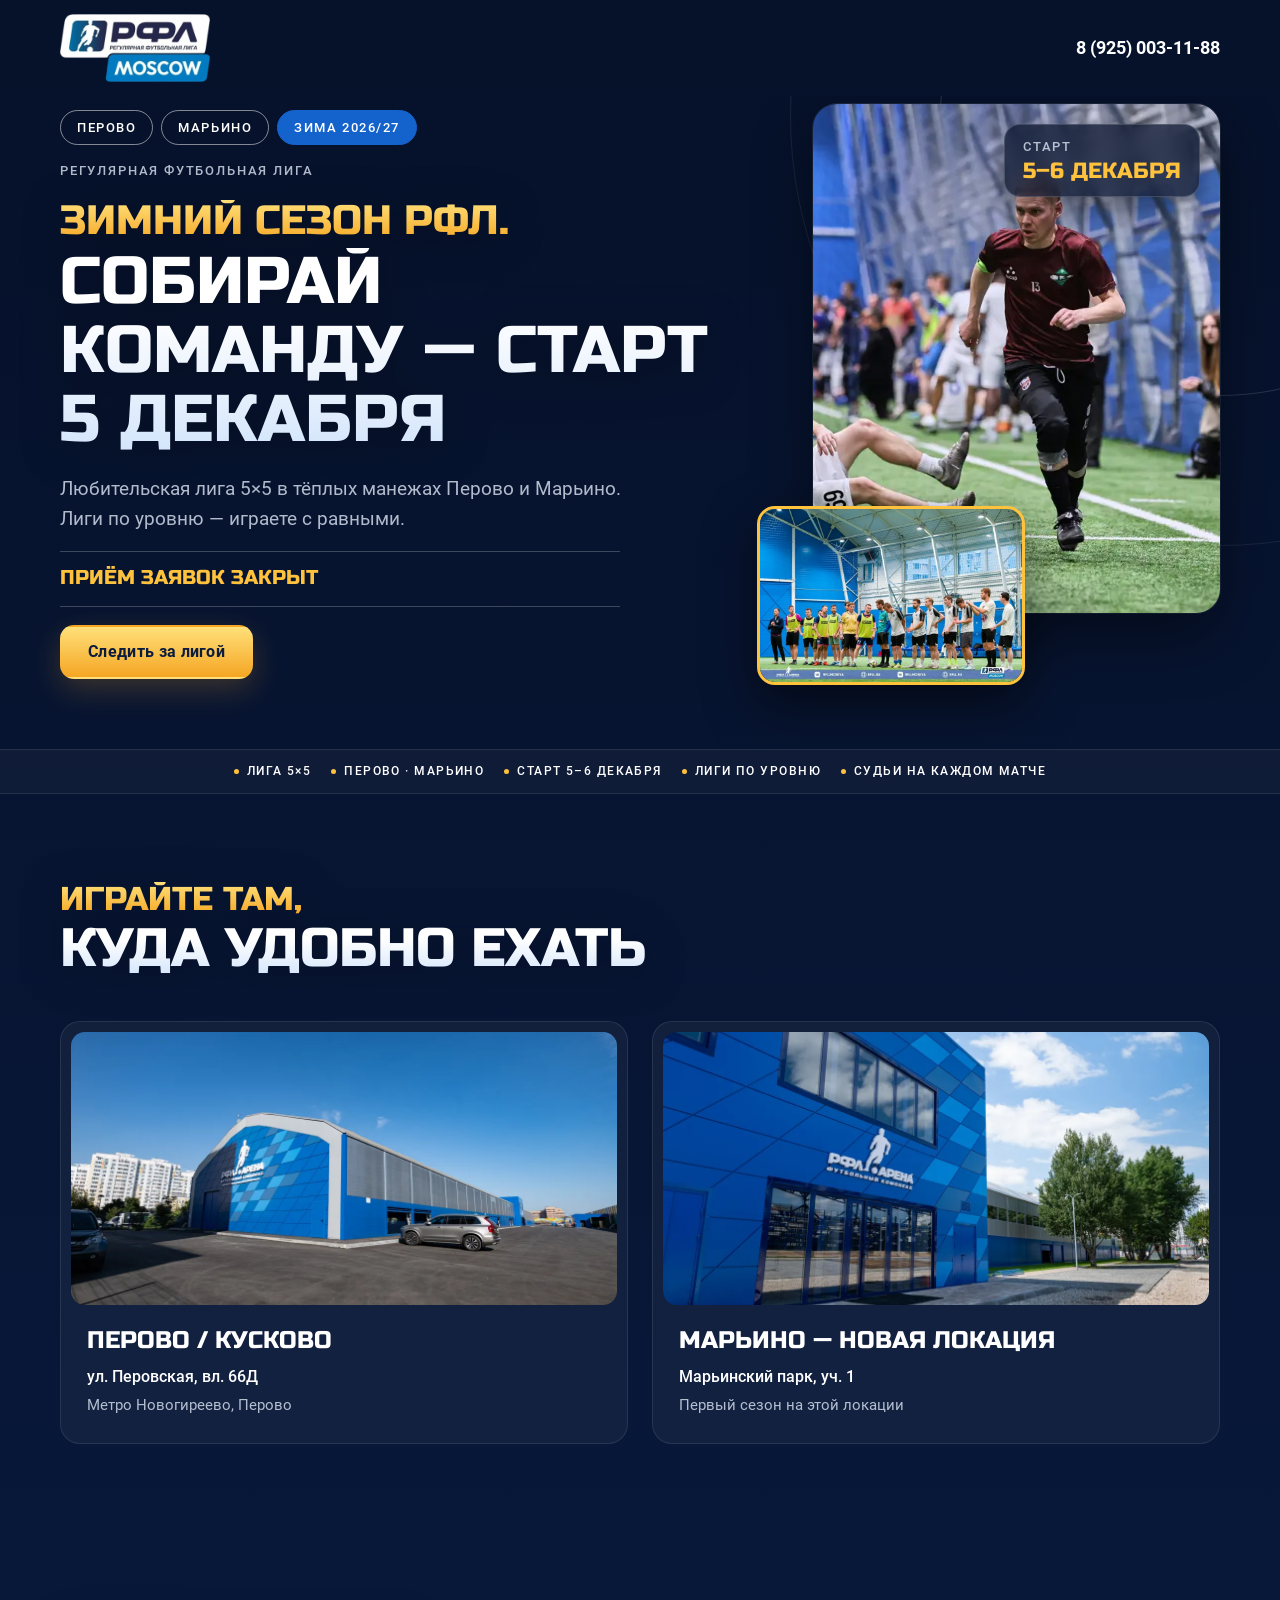
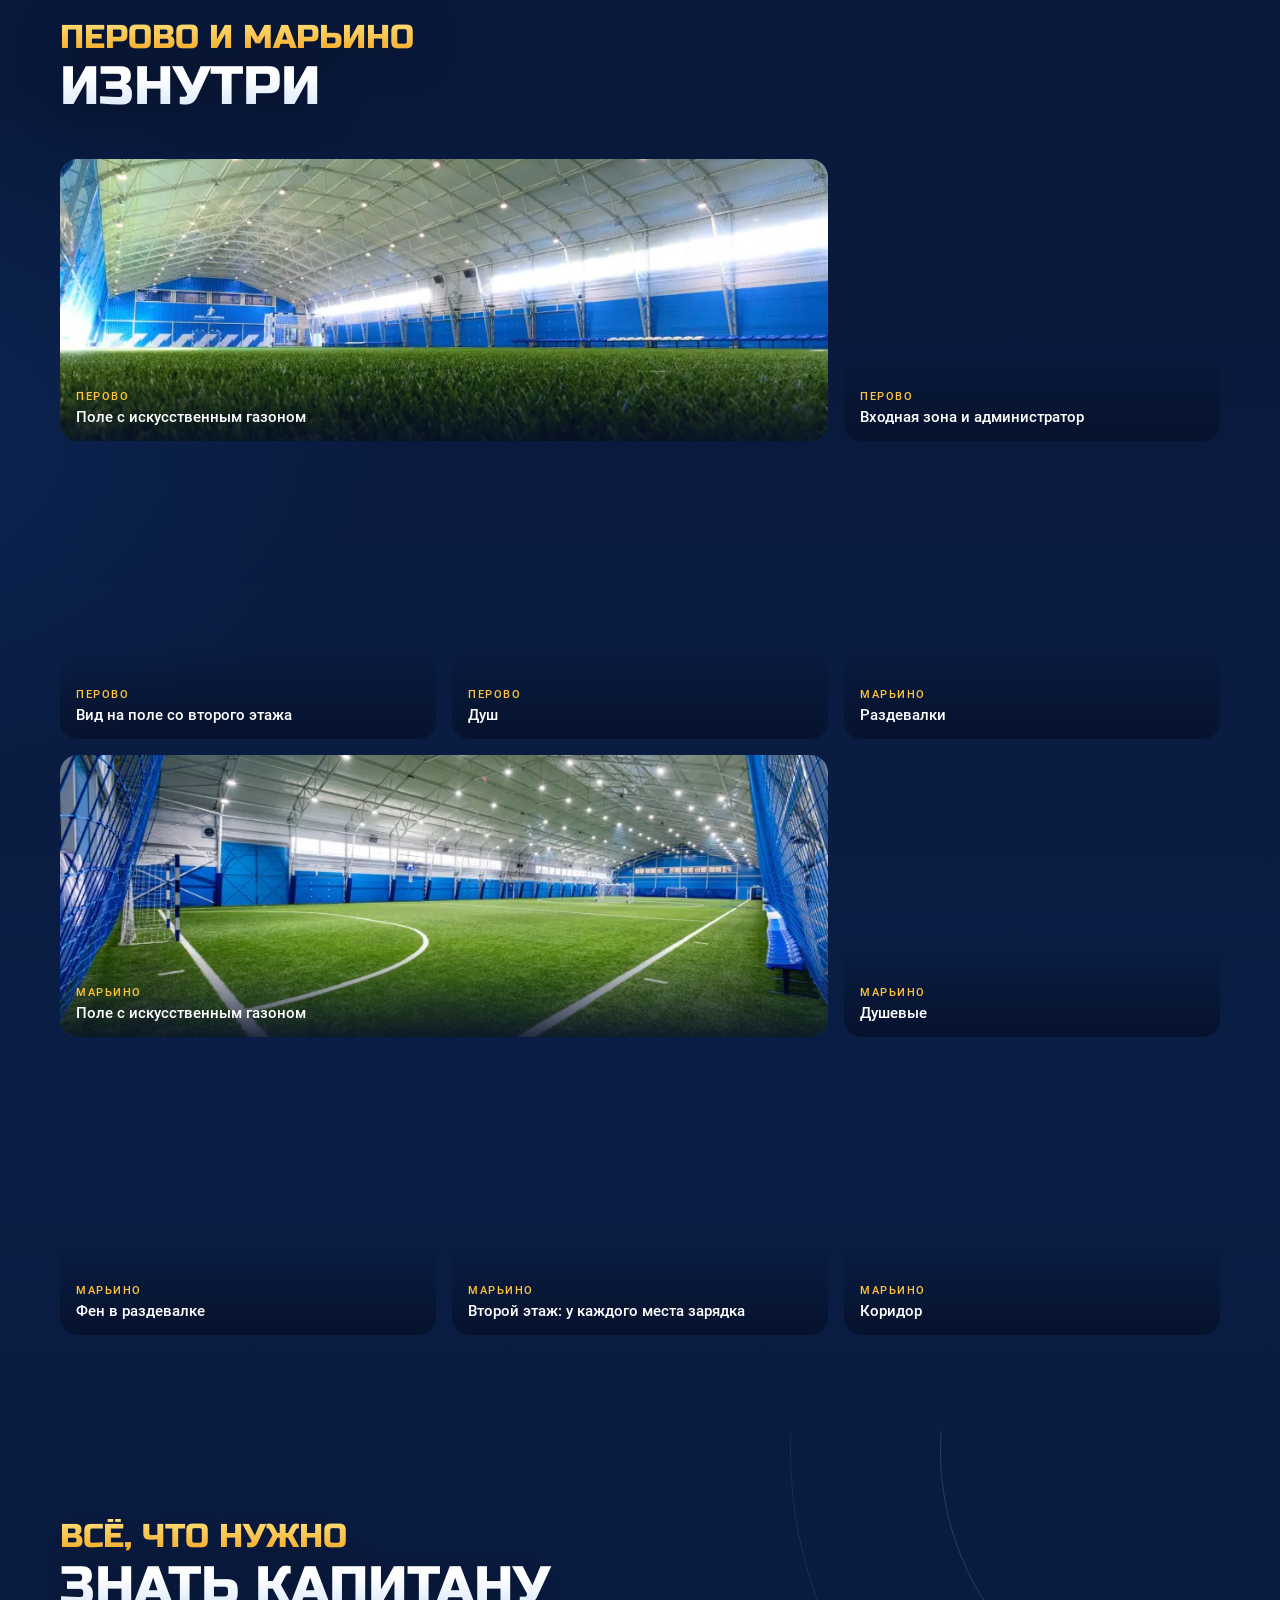
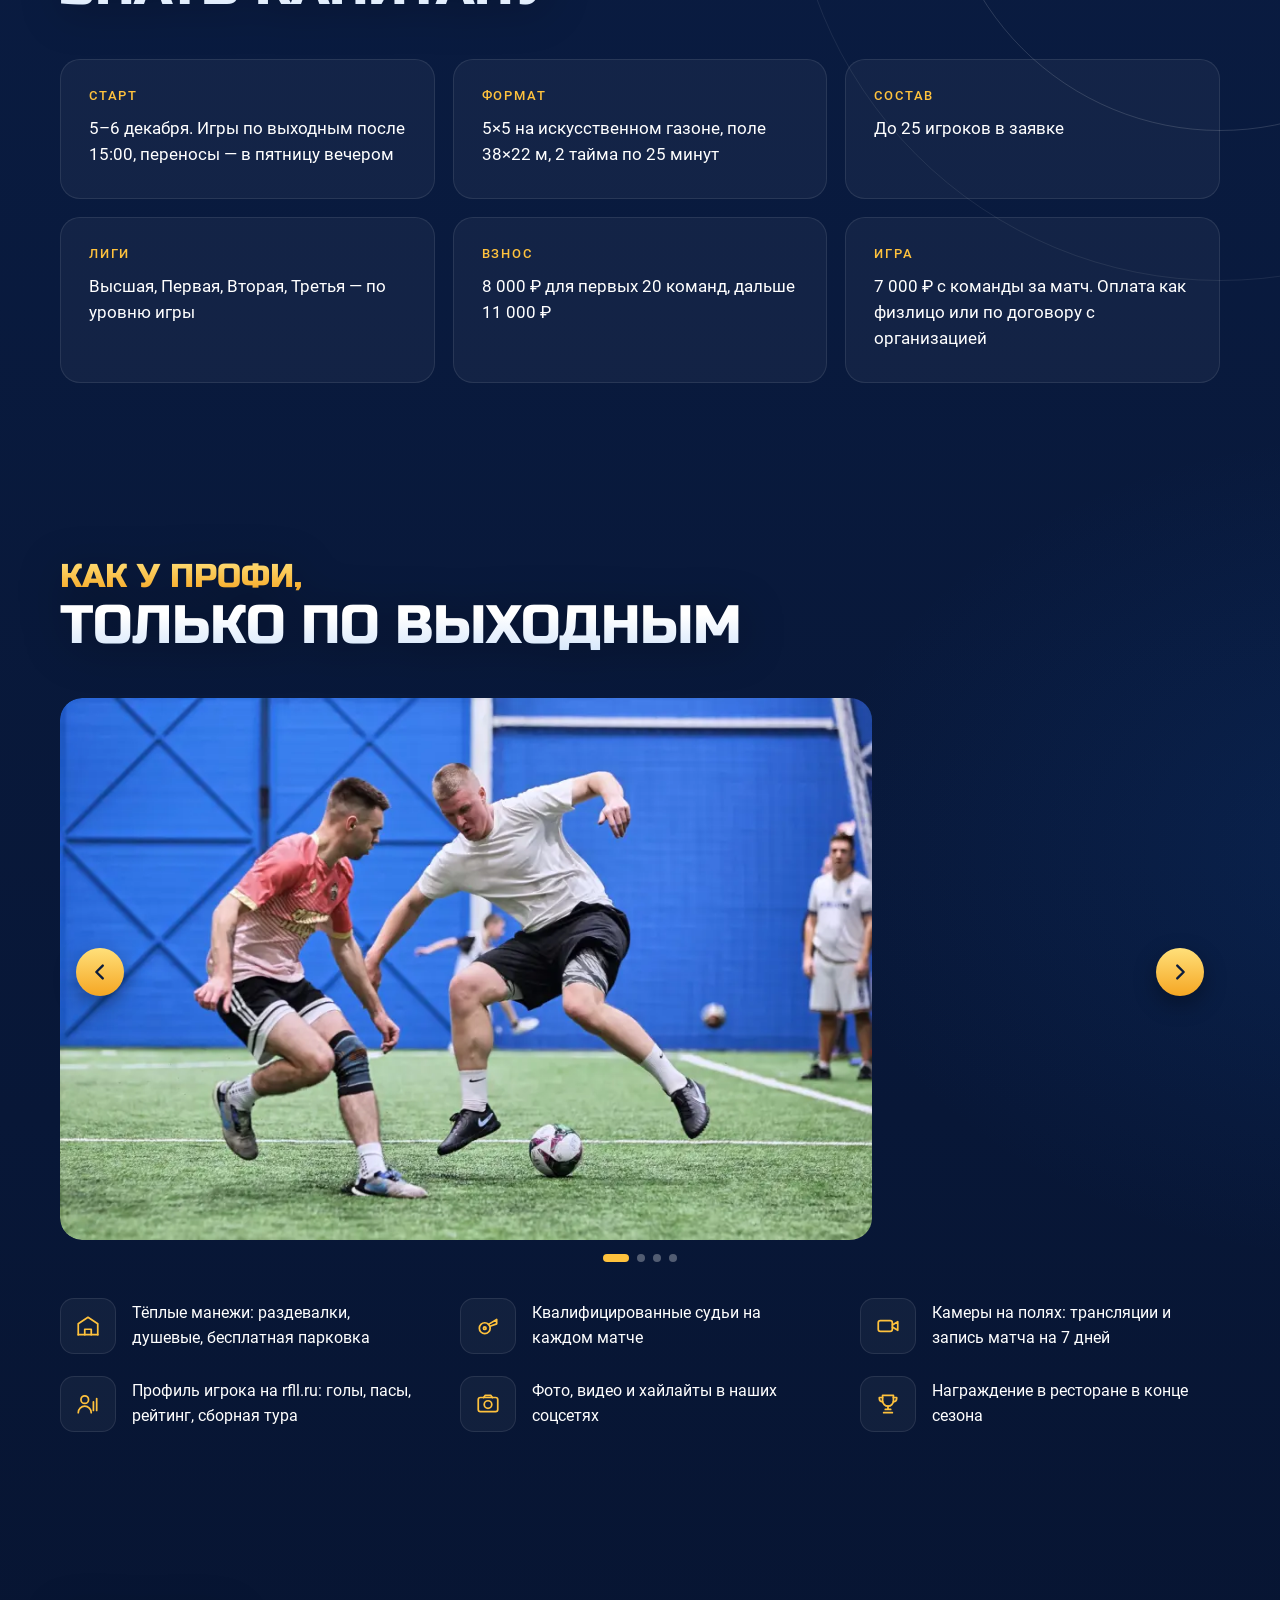
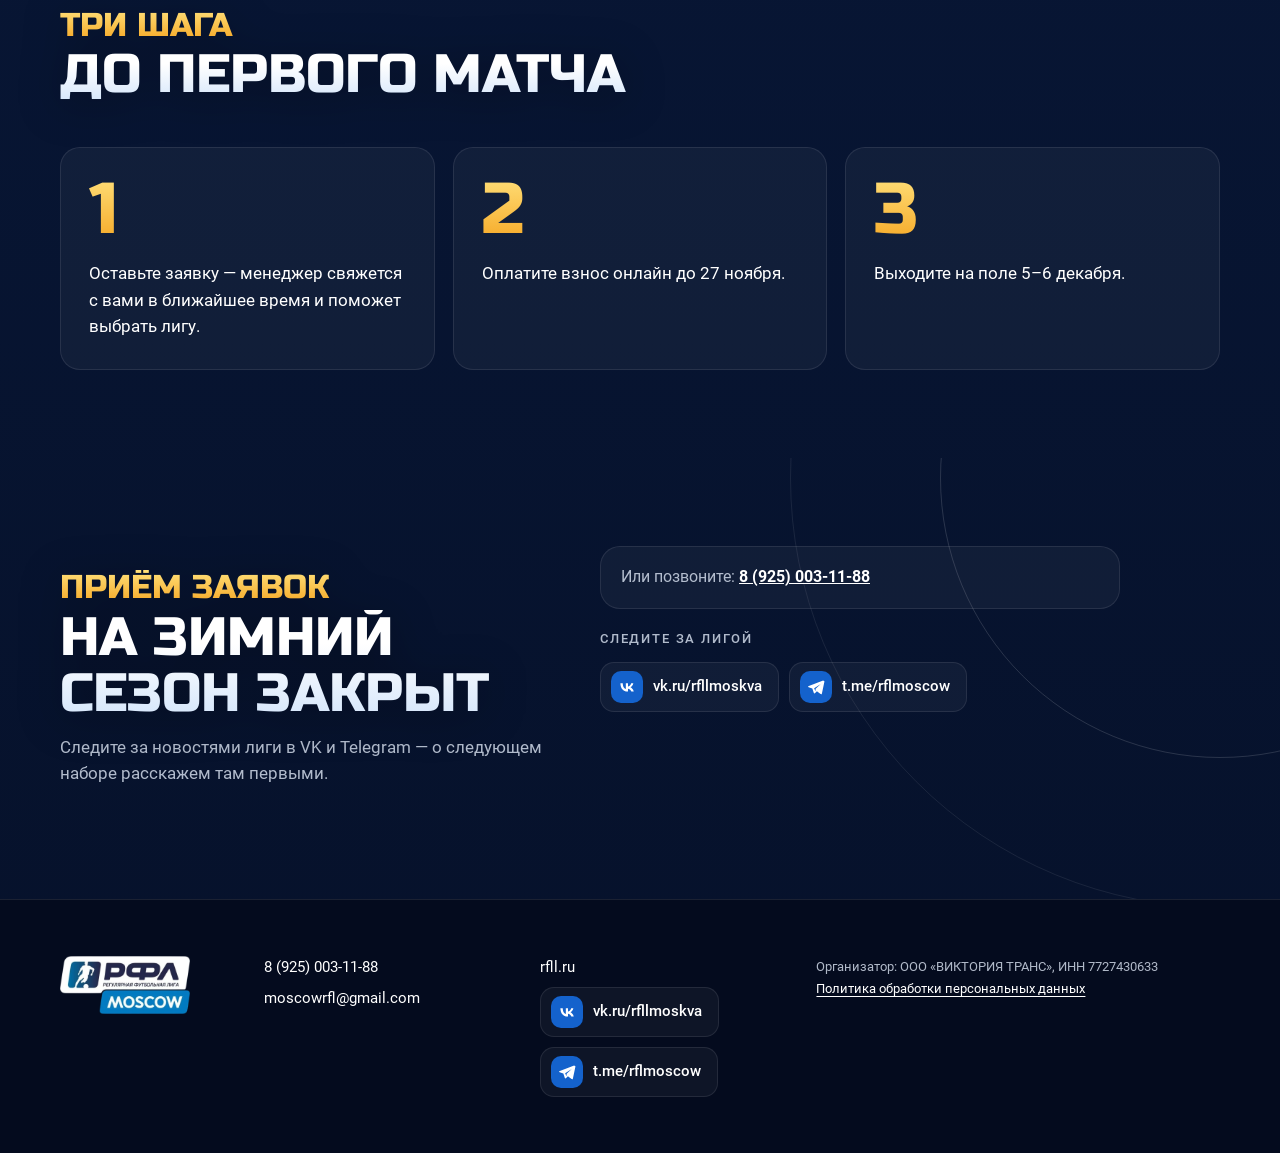
<file: index.html>
<!doctype html>
<html lang="ru">
<head>
  <meta charset="utf-8">
  <meta name="viewport" content="width=device-width, initial-scale=1, viewport-fit=cover">
  <!-- ТЕСТОВАЯ ВЕРСИЯ: не индексировать -->
  <meta name="robots" content="noindex, nofollow">
  <!-- Защита: браузер загрузит скрипты и окна только с этого сайта, из Яндекс Метрики и Яндекс Форм -->
  <meta http-equiv="Content-Security-Policy" content="default-src 'self'; script-src 'self' https://mc.yandex.ru https://mc.yandex.com https://yastatic.net https://forms.yandex.ru; style-src 'self' 'unsafe-inline'; img-src 'self' data: https://mc.yandex.ru https://mc.yandex.com; font-src 'self'; connect-src 'self' https://mc.yandex.ru https://mc.yandex.com wss://mc.yandex.ru wss://mc.yandex.com https://forms.yandex.ru; frame-src https://forms.yandex.ru https://mc.yandex.ru https://mc.yandex.com blob:; child-src blob: https://mc.yandex.ru https://mc.yandex.com; object-src 'none'; base-uri 'self'; form-action 'none'">
  <meta name="referrer" content="strict-origin-when-cross-origin">
  <title>Зимний сезон РФЛ 2026/27 — любительская лига 5×5 в Москве</title>
  <meta name="description" content="Любительская лига по мини-футболу 5×5 в тёплых манежах Перово и Марьино. Старт 5 декабря. Собирай команду и оставляй заявку.">
  <meta name="theme-color" content="#06112A">
  <meta property="og:title" content="Зимний сезон РФЛ. Собирай команду — старт 5 декабря">
  <meta property="og:description" content="Любительская лига 5×5 в тёплых манежах Перово и Марьино.">
  <meta property="og:image" content="assets/img/hero-1000.webp">
  <link rel="icon" href="assets/img/logo.webp" type="image/webp">

  <link rel="preload" href="assets/fonts/russo-one-cyrillic-400-normal.woff2" as="font" type="font/woff2" crossorigin>
  <link rel="preload" href="assets/fonts/roboto-cyrillic-400-normal.woff2" as="font" type="font/woff2" crossorigin>
  <link rel="preload" as="image" href="assets/img/hero-1000.webp" imagesrcset="assets/img/hero-1000.webp 1000w, assets/img/hero-1920.webp 1920w" imagesizes="(min-width: 960px) 560px, 100vw" fetchpriority="high">
  <link rel="stylesheet" href="style.css">

  <!-- Все тексты и настройки — в config.js. Яндекс Метрика подключается в main.js -->
  <script src="config.js" defer></script>
  <script src="main.js" defer></script>
</head>
<body>
  <noscript>
    <img src="https://mc.yandex.ru/watch/108695168" style="position:absolute;left:-9999px" alt="">
    <p class="noscript">Включите JavaScript, чтобы увидеть страницу. Или позвоните: <a href="tel:+79250031188">8 (925) 003-11-88</a></p>
  </noscript>

  <!-- 0. Шапка -->
  <header class="header">
    <div class="wrap header__in">
      <a class="header__logo" href="./" aria-label="РФЛ Москва">
        <img src="assets/img/logo.webp" width="360" height="162" alt="РФЛ — Регулярная футбольная лига, Москва" fetchpriority="high">
      </a>
      <a class="header__phone" data-tel data-phone-text href="#"></a>
    </div>
  </header>

  <main>
    <!-- 1. Первый экран -->
    <section class="hero rings" id="hero">
      <div class="wrap hero__in">
        <div class="hero__text">
          <div class="chips" id="hero-chips"></div>
          <p class="eyebrow" data-c="hero.eyebrow"></p>
          <h1 class="hero__title" data-t="hero.title"></h1>
          <p class="hero__sub" data-c="hero.subtitle"></p>
          <div class="offer">
            <span class="label" id="offer-label"></span>
            <div class="offer__row">
              <span class="offer__price" data-price></span>
              <s class="offer__old" data-old-price data-discount-only></s>
            </div>
            <span class="offer__deadline" data-c="deadline"></span>
            <div class="countdown" id="countdown" hidden>
              <span class="label" data-c="countdownLabel"></span>
              <div class="countdown__cells" aria-live="off">
                <span><b id="cd-d">00</b>дн</span>
                <span><b id="cd-h">00</b>ч</span>
                <span><b id="cd-m">00</b>мин</span>
                <span><b id="cd-s">00</b>сек</span>
              </div>
            </div>
          </div>
          <div class="hero__btns">
            <a class="btn btn--main" href="#zayavka" data-c="hero.ctaMain"></a>
            <a class="btn btn--ghost" data-vk target="_blank" rel="noopener" data-c="hero.ctaVk"></a>
          </div>
        </div>
        <div class="hero__visual">
        <picture class="hero__photo">
          <img src="assets/img/hero-1000.webp"
               srcset="assets/img/hero-1000.webp 1000w, assets/img/hero-1920.webp 1920w"
               sizes="(min-width: 960px) 560px, 100vw" width="1920" height="1280"
               alt="Матч любительской лиги РФЛ в манеже" fetchpriority="high">
        </picture>
          <img class="hero__photo2" src="assets/img/hero-teams.webp" width="900" height="600" alt="Команды РФЛ перед матчем в манеже РФЛ Арена" loading="lazy" decoding="async">
          <div class="hero__badge"><span class="label" data-c="hero.photoBadgeLabel"></span><b data-c="hero.photoBadge"></b></div>
        </div>
      </div>
    </section>

    <!-- Короткие факты (телефон и планшет) -->
    <ul class="facts" id="facts"></ul>

    <!-- 2. Два дивизиона -->
    <section class="section" id="divisions">
      <div class="wrap">
        <h2 class="h2 reveal" data-t="divisions.title"></h2>
        <div class="divs" id="divs-list"></div>
      </div>
    </section>

    <!-- 2а. Манежи изнутри -->
    <section class="section" id="gallery">
      <div class="wrap">
        <h2 class="h2 reveal" data-t="gallery.title"></h2>
      </div>
      <div class="gallery" id="gallery-list"></div>
    </section>

    <!-- 3. Условия -->
    <section class="section rings" id="terms">
      <div class="wrap">
        <h2 class="h2 reveal" data-t="terms.title"></h2>
        <div class="tiles" id="terms-list"></div>
      </div>
    </section>

    <!-- 4. Что получает команда -->
    <section class="section" id="benefits">
      <div class="wrap">
        <h2 class="h2 reveal" data-t="benefits.title"></h2>
        <div class="carousel reveal">
          <div class="carousel__track" id="match-photos"></div>
          <button class="carousel__btn carousel__btn--prev" type="button" aria-label="Предыдущее фото">
            <svg viewBox="0 0 24 24" aria-hidden="true"><path d="M15 5l-7 7 7 7"/></svg>
          </button>
          <button class="carousel__btn carousel__btn--next" type="button" aria-label="Следующее фото">
            <svg viewBox="0 0 24 24" aria-hidden="true"><path d="M9 5l7 7-7 7"/></svg>
          </button>
          <div class="carousel__dots" id="match-dots"></div>
        </div>
        <ul class="benefits" id="benefits-list"></ul>
      </div>
    </section>

    <!-- 5. Как записаться -->
    <section class="section" id="steps">
      <div class="wrap">
        <h2 class="h2 reveal" data-t="steps.title"></h2>
        <ol class="steps" id="steps-list"></ol>
      </div>
    </section>

    <!-- 6. Форма заявки -->
    <section class="section rings" id="zayavka">
      <div class="wrap form-wrap">
        <div class="form-head reveal">
          <h2 class="h2" data-t="form.title"></h2>
          <p class="lead" data-c="form.subtitle"></p>
        </div>

        <div class="form-card reveal" id="form-box">
          <!-- Яндекс Форма подставляется сюда из config.js (yandexFormUrl), вместе с UTM-метками -->
          <div class="form-off" id="form-off" hidden>
            <p data-c="form.unavailable"></p>
            <div class="form-off__btns">
              <a class="btn btn--main" data-tel>Позвонить</a>
              <a class="btn btn--dark" data-vk target="_blank" rel="noopener" data-c="hero.ctaVk"></a>
            </div>
          </div>
        </div>

        <div class="form-side reveal">
          <div class="form-alt">
            <a class="link-vk" data-vk target="_blank" rel="noopener" data-c="form.orVk"></a>
            <p><span data-c="form.orPhone"></span> <a data-tel data-phone-text></a></p>
          </div>
          <p class="label" data-c="socialsTitle"></p>
          <div class="socials">
            <a class="social" data-link="vkGroupUrl" target="_blank" rel="noopener" aria-label="VK лиги"><svg viewBox="0 0 24 24" aria-hidden="true"><path d="M12.8 17.5c-5.5 0-8.6-3.8-8.7-10h2.8c.1 4.6 2.1 6.5 3.7 6.9V7.5h2.6v3.9c1.6-.2 3.3-2 3.8-3.9h2.6c-.4 2.4-2.2 4.2-3.4 4.9 1.2.6 3.2 2.1 3.9 5.1h-2.9c-.6-1.9-2.1-3.3-4-3.5v3.5h-.4z"/></svg><span data-c="vkGroupText"></span></a>
            <a class="social" data-link="telegramUrl" target="_blank" rel="noopener" aria-label="Telegram лиги"><svg viewBox="0 0 24 24" aria-hidden="true"><path d="M20.6 4.3 3.4 10.9c-1.2.5-1.1 1.2-.2 1.5l4.4 1.4 1.7 5.2c.2.6.4.8.8.8s.6-.2.9-.5l2.1-2.1 4.4 3.3c.8.4 1.4.2 1.6-.8l2.9-13.6c.3-1.2-.5-1.8-1.4-1.4zM9.8 13.4l7.9-5-6.1 5.7-.3 3-1.5-3.7z"/></svg><span data-c="telegramText"></span></a>
          </div>
        </div>
      </div>
    </section>
  </main>

  <!-- 7. Подвал -->
  <footer class="footer">
    <div class="wrap footer__in">
      <img class="footer__logo" src="assets/img/logo.webp" width="360" height="162" alt="РФЛ Москва" loading="lazy">
      <div class="footer__contacts">
        <a data-tel data-phone-text></a>
        <a data-email></a>
      </div>
      <nav class="footer__links" aria-label="Мы в сети">
        <a data-link="siteUrl" target="_blank" rel="noopener">rfll.ru</a>
        <div class="socials">
            <a class="social" data-link="vkGroupUrl" target="_blank" rel="noopener" aria-label="VK лиги"><svg viewBox="0 0 24 24" aria-hidden="true"><path d="M12.8 17.5c-5.5 0-8.6-3.8-8.7-10h2.8c.1 4.6 2.1 6.5 3.7 6.9V7.5h2.6v3.9c1.6-.2 3.3-2 3.8-3.9h2.6c-.4 2.4-2.2 4.2-3.4 4.9 1.2.6 3.2 2.1 3.9 5.1h-2.9c-.6-1.9-2.1-3.3-4-3.5v3.5h-.4z"/></svg><span data-c="vkGroupText"></span></a>
            <a class="social" data-link="telegramUrl" target="_blank" rel="noopener" aria-label="Telegram лиги"><svg viewBox="0 0 24 24" aria-hidden="true"><path d="M20.6 4.3 3.4 10.9c-1.2.5-1.1 1.2-.2 1.5l4.4 1.4 1.7 5.2c.2.6.4.8.8.8s.6-.2.9-.5l2.1-2.1 4.4 3.3c.8.4 1.4.2 1.6-.8l2.9-13.6c.3-1.2-.5-1.8-1.4-1.4zM9.8 13.4l7.9-5-6.1 5.7-.3 3-1.5-3.7z"/></svg><span data-c="telegramText"></span></a>
          </div>
      </nav>
      <p class="footer__legal">
        Организатор: <span data-c="orgName"></span>, ИНН <span data-c="orgInn"></span><br>
        <a data-privacy target="_blank" rel="noopener">Политика обработки персональных данных</a>
      </p>
    </div>
  </footer>

  <!-- Короткие факты — вертикальная полоса слева (широкий экран) -->
  <aside class="side-strip" id="side-strip" aria-hidden="true"></aside>

  <!-- Просмотр фото крупно -->
  <dialog class="viewer" id="viewer" aria-label="Фото крупно">
    <img id="viewer-img" alt="">
    <p class="viewer__cap" id="viewer-cap"></p>
    <button class="viewer__close" type="button" aria-label="Закрыть">×</button>
  </dialog>

  <!-- Липкая кнопка на телефоне -->
  <div class="sticky" id="sticky" aria-hidden="true">
    <a class="btn btn--main btn--wide" href="#zayavka" tabindex="-1" data-c="stickyCta"></a>
  </div>
</body>
</html>
</file>
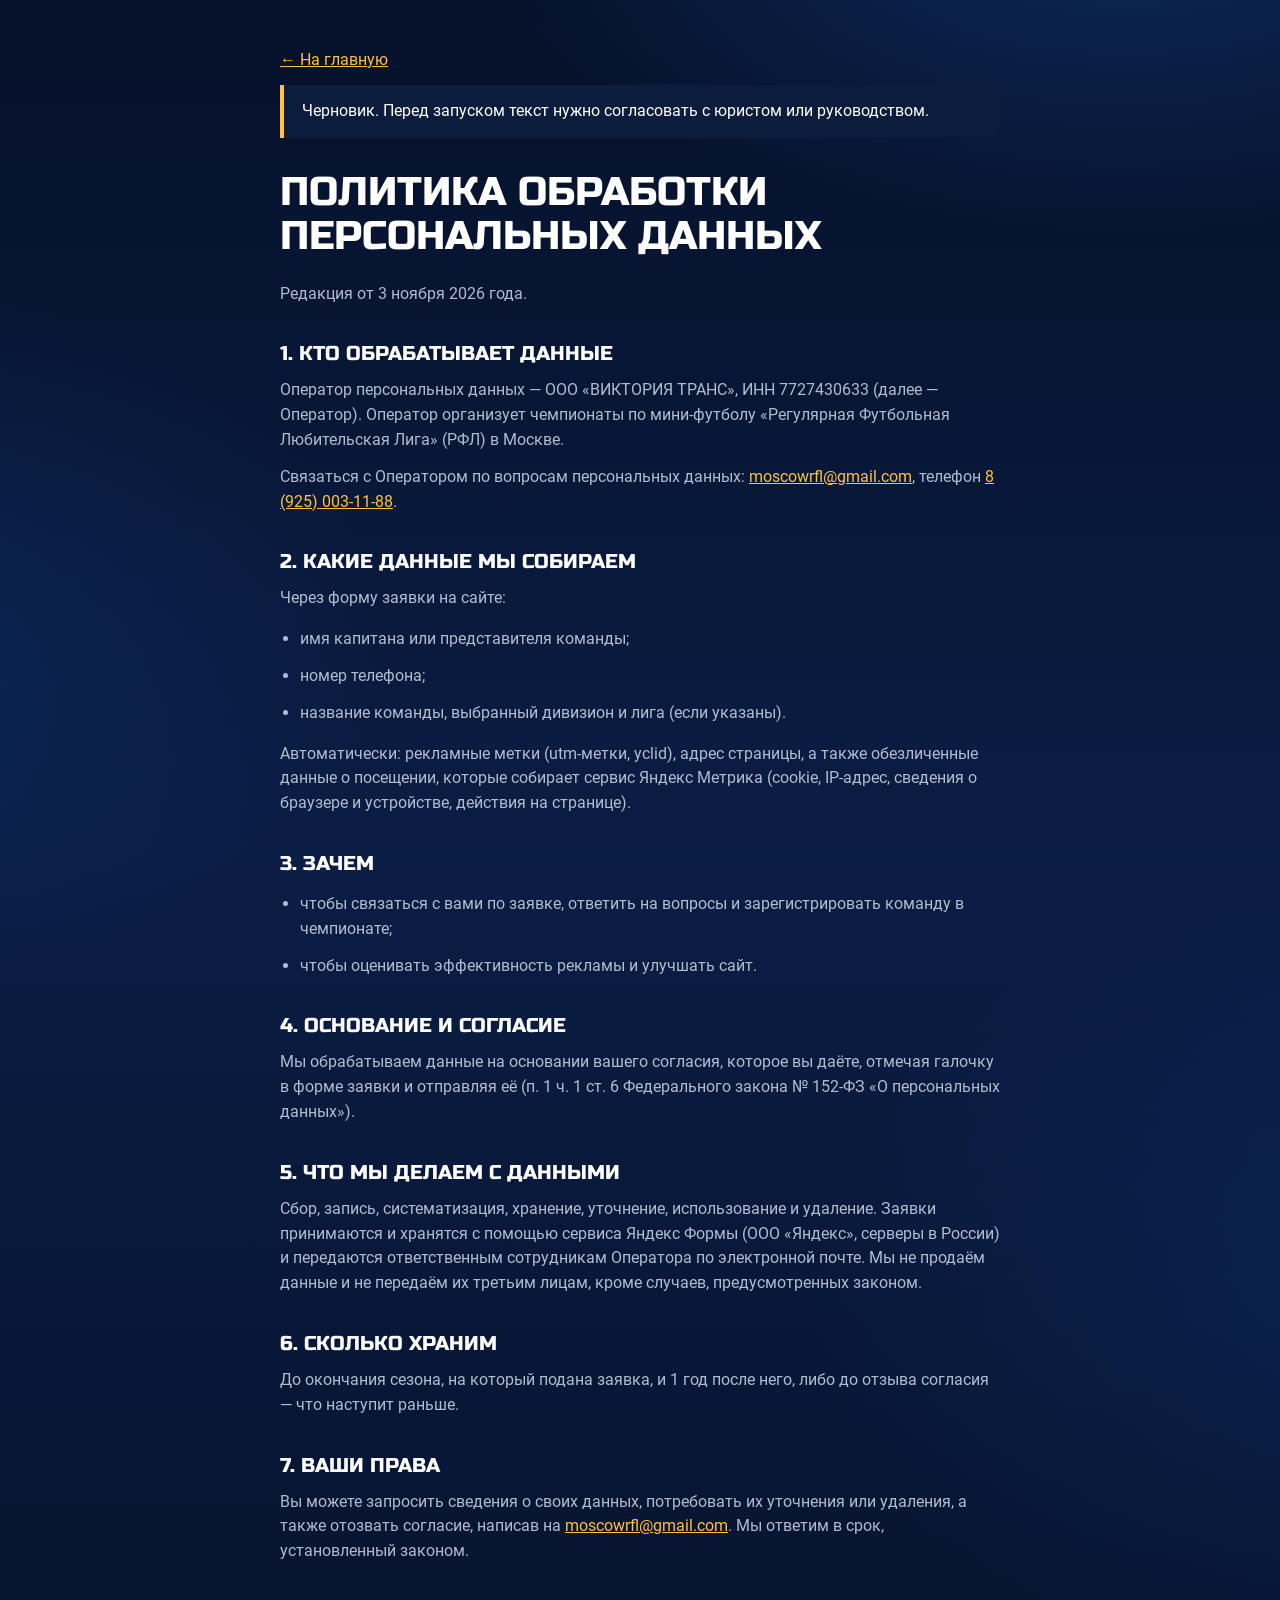
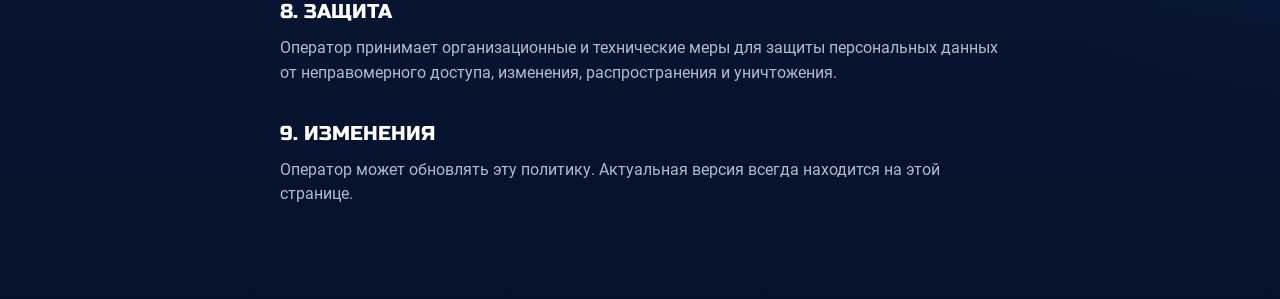
<file: privacy.html>
<!doctype html>
<html lang="ru">
<head>
  <meta charset="utf-8">
  <meta name="viewport" content="width=device-width, initial-scale=1">
  <title>Политика обработки персональных данных — РФЛ Москва</title>
  <meta name="robots" content="noindex, nofollow">
  <link rel="stylesheet" href="style.css">
  <style>
    .doc { max-width: 760px; padding-top: 48px; padding-bottom: 80px; }
    .doc h1 { font: 400 clamp(26px, 6vw, 40px)/1.1 var(--font-head); text-transform: uppercase; margin-bottom: 24px; }
    .doc h2 { font: 400 20px/1.2 var(--font-head); text-transform: uppercase; margin: 36px 0 12px; }
    .doc p, .doc li { color: var(--muted); margin: 0 0 12px; }
    .doc ul { padding-left: 20px; }
    .doc a { color: var(--gold); }
    .draft { border-left: 4px solid var(--gold); background: var(--navy); padding: 14px 18px; border-radius: 0 10px 10px 0; margin-bottom: 32px; }
    .draft p { color: var(--white); margin: 0; }
  </style>
</head>
<body>
  <main class="wrap doc">
    <p><a href="./">← На главную</a></p>

    <!-- ЧЕРНОВИК: перед запуском покажите этот текст юристу или руководству. После согласования удалите этот блок. -->
    <div class="draft"><p>Черновик. Перед запуском текст нужно согласовать с юристом или руководством.</p></div>

    <h1>Политика обработки персональных данных</h1>
    <p>Редакция от 3 ноября 2026 года.</p>

    <h2>1. Кто обрабатывает данные</h2>
    <p>Оператор персональных данных — ООО «ВИКТОРИЯ ТРАНС», ИНН 7727430633 (далее — Оператор). Оператор организует чемпионаты по мини-футболу «Регулярная Футбольная Любительская Лига» (РФЛ) в Москве.</p>
    <p>Связаться с Оператором по вопросам персональных данных: <a href="mailto:moscowrfl@gmail.com">moscowrfl@gmail.com</a>, телефон <a href="tel:+79250031188">8 (925) 003-11-88</a>.</p>

    <h2>2. Какие данные мы собираем</h2>
    <p>Через форму заявки на сайте:</p>
    <ul>
      <li>имя капитана или представителя команды;</li>
      <li>номер телефона;</li>
      <li>название команды, выбранный дивизион и лига (если указаны).</li>
    </ul>
    <p>Автоматически: рекламные метки (utm-метки, yclid), адрес страницы, а также обезличенные данные о посещении, которые собирает сервис Яндекс Метрика (cookie, IP-адрес, сведения о браузере и устройстве, действия на странице).</p>

    <h2>3. Зачем</h2>
    <ul>
      <li>чтобы связаться с вами по заявке, ответить на вопросы и зарегистрировать команду в чемпионате;</li>
      <li>чтобы оценивать эффективность рекламы и улучшать сайт.</li>
    </ul>

    <h2>4. Основание и согласие</h2>
    <p>Мы обрабатываем данные на основании вашего согласия, которое вы даёте, отмечая галочку в форме заявки и отправляя её (п. 1 ч. 1 ст. 6 Федерального закона № 152-ФЗ «О персональных данных»).</p>

    <h2>5. Что мы делаем с данными</h2>
    <p>Сбор, запись, систематизация, хранение, уточнение, использование и удаление. Заявки принимаются и хранятся с помощью сервиса Яндекс Формы (ООО «Яндекс», серверы в России) и передаются ответственным сотрудникам Оператора по электронной почте. Мы не продаём данные и не передаём их третьим лицам, кроме случаев, предусмотренных законом.</p>

    <h2>6. Сколько храним</h2>
    <p>До окончания сезона, на который подана заявка, и 1 год после него, либо до отзыва согласия — что наступит раньше.</p>

    <h2>7. Ваши права</h2>
    <p>Вы можете запросить сведения о своих данных, потребовать их уточнения или удаления, а также отозвать согласие, написав на <a href="mailto:moscowrfl@gmail.com">moscowrfl@gmail.com</a>. Мы ответим в срок, установленный законом.</p>

    <h2>8. Защита</h2>
    <p>Оператор принимает организационные и технические меры для защиты персональных данных от неправомерного доступа, изменения, распространения и уничтожения.</p>

    <h2>9. Изменения</h2>
    <p>Оператор может обновлять эту политику. Актуальная версия всегда находится на этой странице.</p>
  </main>
</body>
</html>
</file>
<file: style.css>
/* ============================================================
   ЦВЕТА — меняйте здесь, они применяются ко всей странице.
   Стиль — типографика креативов лиги (золото + белый, широкий шрифт)
   на глубоком тёмно-синем фоне с мягким синим свечением.
   ============================================================ */
:root {
  --bg: #06112A;          /* фон страницы — глубокий тёмно-синий */
  --bg-2: #0A1D44;        /* фон, светлее — для перехода */
  --glow: rgba(30, 110, 225, .32);    /* синее свечение на фоне */
  --blue: #1462CC;        /* фирменный синий: плашки, акценты */
  --navy: #0B1C3D;        /* тёмные плашки, иконки */
  --navy-soft: rgba(255, 255, 255, .045); /* карточки «стекло» */
  --card-line: rgba(255, 255, 255, .09);  /* тонкая рамка карточек */
  --gold-1: #FFE07A;      /* золото: светлый край */
  --gold-2: #F5A623;      /* золото: тёмный край */
  --gold: #FFC23D;        /* золото одним цветом (иконки, ссылки) */
  --white: #FFFFFF;
  --ice: #D3E5FB;         /* холодный белый в градиенте заголовков */
  --muted: rgba(225, 234, 248, .78);   /* второстепенный текст */
  --line: rgba(255, 255, 255, .22);

  --font-head: 'Russo One', 'Arial Black', sans-serif;  /* широкий шрифт заголовков, как в креативах */
  --font-text: 'Roboto', 'Arial', sans-serif;           /* текст, как на rfll.ru */
  --radius: 20px;
  --wrap: 1200px;
}

/* ---------- Шрифты (локально, с кириллицей) ---------- */
@font-face { font-family: 'Russo One'; font-style: normal; font-weight: 400; font-display: swap;
  src: url(assets/fonts/russo-one-cyrillic-400-normal.woff2) format('woff2'); unicode-range: U+0301, U+0400-045F, U+0490-0491, U+04B0-04B1, U+2116; }
@font-face { font-family: 'Russo One'; font-style: normal; font-weight: 400; font-display: swap;
  src: url(assets/fonts/russo-one-latin-400-normal.woff2) format('woff2'); unicode-range: U+0000-00FF, U+0131, U+0152-0153, U+02BB-02BC, U+02C6, U+02DA, U+02DC, U+2000-206F, U+20AC, U+2122, U+2191, U+2193, U+2212, U+2215, U+FEFF, U+FFFD; }
@font-face { font-family: 'Roboto'; font-style: normal; font-weight: 400; font-display: swap;
  src: url(assets/fonts/roboto-cyrillic-400-normal.woff2) format('woff2'); unicode-range: U+0301, U+0400-045F, U+0490-0491, U+04B0-04B1, U+2116; }
@font-face { font-family: 'Roboto'; font-style: normal; font-weight: 400; font-display: swap;
  src: url(assets/fonts/roboto-latin-ext-400-normal.woff2) format('woff2'); unicode-range: U+0100-02AF, U+20A0-20AB, U+20AD-20C0, U+2113, U+2C60-2C7F, U+A720-A7FF; }
@font-face { font-family: 'Roboto'; font-style: normal; font-weight: 400; font-display: swap;
  src: url(assets/fonts/roboto-latin-400-normal.woff2) format('woff2'); unicode-range: U+0000-00FF, U+0131, U+0152-0153, U+02BB-02BC, U+02C6, U+02DA, U+02DC, U+2000-206F, U+20AC, U+2122, U+2191, U+2193, U+2212, U+2215, U+FEFF, U+FFFD; }
@font-face { font-family: 'Roboto'; font-style: normal; font-weight: 500; font-display: swap;
  src: url(assets/fonts/roboto-cyrillic-500-normal.woff2) format('woff2'); unicode-range: U+0301, U+0400-045F, U+0490-0491, U+04B0-04B1, U+2116; }
@font-face { font-family: 'Roboto'; font-style: normal; font-weight: 500; font-display: swap;
  src: url(assets/fonts/roboto-latin-ext-500-normal.woff2) format('woff2'); unicode-range: U+0100-02AF, U+20A0-20AB, U+20AD-20C0, U+2113, U+2C60-2C7F, U+A720-A7FF; }
@font-face { font-family: 'Roboto'; font-style: normal; font-weight: 500; font-display: swap;
  src: url(assets/fonts/roboto-latin-500-normal.woff2) format('woff2'); unicode-range: U+0000-00FF, U+0131, U+0152-0153, U+02BB-02BC, U+02C6, U+02DA, U+02DC, U+2000-206F, U+20AC, U+2122, U+2191, U+2193, U+2212, U+2215, U+FEFF, U+FFFD; }
@font-face { font-family: 'Roboto'; font-style: normal; font-weight: 700; font-display: swap;
  src: url(assets/fonts/roboto-cyrillic-700-normal.woff2) format('woff2'); unicode-range: U+0301, U+0400-045F, U+0490-0491, U+04B0-04B1, U+2116; }
@font-face { font-family: 'Roboto'; font-style: normal; font-weight: 700; font-display: swap;
  src: url(assets/fonts/roboto-latin-ext-700-normal.woff2) format('woff2'); unicode-range: U+0100-02AF, U+20A0-20AB, U+20AD-20C0, U+2113, U+2C60-2C7F, U+A720-A7FF; }
@font-face { font-family: 'Roboto'; font-style: normal; font-weight: 700; font-display: swap;
  src: url(assets/fonts/roboto-latin-700-normal.woff2) format('woff2'); unicode-range: U+0000-00FF, U+0131, U+0152-0153, U+02BB-02BC, U+02C6, U+02DA, U+02DC, U+2000-206F, U+20AC, U+2122, U+2191, U+2193, U+2212, U+2215, U+FEFF, U+FFFD; }

/* ---------- База ---------- */
*, *::before, *::after { box-sizing: border-box; }
html { -webkit-text-size-adjust: 100%; scroll-padding-top: 16px; }
body {
  margin: 0;
  background:
    radial-gradient(1100px 620px at 88% -8%, var(--glow), transparent 62%),
    radial-gradient(900px 600px at -12% 34%, rgba(20, 98, 204, .16), transparent 60%),
    radial-gradient(1000px 700px at 110% 68%, rgba(20, 98, 204, .14), transparent 60%),
    linear-gradient(180deg, var(--bg) 0%, var(--bg-2) 45%, var(--bg) 100%);
  background-color: var(--bg);
  color: var(--white);
  font: 400 16px/1.55 var(--font-text);
  -webkit-font-smoothing: antialiased;
  overflow-x: hidden;
}
img { display: block; max-width: 100%; height: auto; }
a { color: inherit; }
p, h1, h2, h3 { margin: 0; }
:focus-visible { outline: 3px solid var(--gold); outline-offset: 3px; border-radius: 4px; }

.wrap { width: 100%; max-width: var(--wrap); margin: 0 auto; padding: 0 20px; }

/* Двухцветные заголовки, как в креативах: золотая строка + крупная белая.
   Части делятся символом | в config.js */
.t-gold, .t-white { display: block; }
.t-gold {
  background: linear-gradient(180deg, var(--gold-1), var(--gold-2));
  -webkit-background-clip: text; background-clip: text; color: transparent;
  font-size: .62em;
  margin-bottom: .14em;
}
.t-white {
  background: linear-gradient(180deg, var(--white) 30%, var(--ice));
  -webkit-background-clip: text; background-clip: text; color: transparent;
}
.h2, .hero__title {
  font-family: var(--font-head);
  font-weight: 400;
  text-transform: uppercase;
  filter: drop-shadow(0 6px 22px rgba(0, 0, 0, .35));
}
.h2 {
  font-size: clamp(28px, 6.6vw, 54px);
  line-height: 1.04;
  margin-bottom: clamp(28px, 5vw, 44px);
  max-width: 16em;
}
.h3 { font: 400 20px/1.15 var(--font-head); text-transform: uppercase; }
.rub { font-family: var(--font-text); font-weight: 700; }   /* в Russo One нет знака ₽ */

/* Подписи капсом с разрядкой */
.label, .eyebrow {
  font: 500 13px/1.3 var(--font-text);
  letter-spacing: .14em;
  text-transform: uppercase;
  color: var(--muted);
}
.lead { color: var(--muted); font-size: 17px; }

/* Плашки-«таблетки» */
.chips { display: flex; flex-wrap: wrap; gap: 8px; }
.chip {
  font: 500 13px/1 var(--font-text); letter-spacing: .12em; text-transform: uppercase;
  padding: 10px 16px; border-radius: 999px;
  border: 1.5px solid rgba(255, 255, 255, .85);
}
.chip { border-color: rgba(255, 255, 255, .5); }
.chip--dark { background: var(--blue); border-color: var(--blue); }

/* Тонкие окружности-декор в углу блока, как в креативах */
.rings { overflow: hidden; }
.rings::before, .rings::after {
  content: ''; position: absolute; z-index: -1; pointer-events: none;
  border-radius: 50%; border: 1px solid rgba(255, 255, 255, .14);
}
.rings::before { width: 560px; height: 560px; right: -220px; top: -260px; }
.rings::after { width: 860px; height: 860px; right: -370px; top: -410px; border-color: rgba(255, 255, 255, .08); }

/* ---------- Кнопки ---------- */
.btn {
  display: inline-flex; align-items: center; justify-content: center; gap: 10px;
  min-height: 54px; padding: 12px 26px;
  border-radius: 14px; border: 2px solid transparent;
  font: 700 16px/1.2 var(--font-text); letter-spacing: .02em;
  text-decoration: none; text-align: center;
  cursor: pointer;
  transition: filter .2s, background-color .2s, border-color .2s;
}
.btn--main { background: linear-gradient(180deg, var(--gold-1), var(--gold-2)); color: var(--navy); box-shadow: 0 10px 30px rgba(245, 166, 35, .22); }
.btn--main:hover { filter: brightness(1.06); }
.btn--ghost { border-color: rgba(255, 255, 255, .55); color: var(--white); background: transparent; }
.btn--ghost:hover { background: rgba(255, 255, 255, .12); border-color: var(--white); }
.btn--dark { background: var(--navy); color: var(--white); }
.btn--dark:hover { background: #142a55; }
.btn--wide { width: 100%; }

/* ---------- 0. Шапка ---------- */
.header__in { display: flex; align-items: center; justify-content: space-between; height: 72px; }
.header__logo img { width: 112px; }
.header__phone { font: 700 15px/1 var(--font-text); text-decoration: none; white-space: nowrap; padding: 10px 0; }
.header__phone:hover { color: var(--gold); }

/* ---------- 1. Первый экран ---------- */
.hero { position: relative; padding: 4px 0 40px; isolation: isolate; }
.hero__in { display: grid; gap: 28px; }
.hero__text { display: grid; gap: 14px; align-content: start; min-width: 0; }
.hero__title { font-size: clamp(29px, 8.6vw, 66px); line-height: 1.04; margin: 2px 0; }
.hero__sub { color: var(--muted); font-size: clamp(15px, 4vw, 19px); max-width: 32em; }

.offer {
  display: grid; grid-template-columns: 1fr auto; gap: 6px 18px; align-items: end;
  padding: 14px 0 16px;
  border-top: 1px solid var(--line); border-bottom: 1px solid var(--line);
  max-width: 560px;
}
.offer .label { grid-column: 1 / -1; }
.offer__row { display: flex; align-items: baseline; gap: 12px; flex-wrap: wrap; }
.offer__price {
  font: 400 40px/1 var(--font-head);
  background: linear-gradient(180deg, var(--gold-1), var(--gold-2));
  -webkit-background-clip: text; background-clip: text; color: transparent;
}
.offer__old { color: var(--muted); font-size: 17px; }
.offer__deadline { font: 400 14px/1.2 var(--font-head); text-transform: uppercase; color: var(--gold); text-align: right; }

/* Обратный отсчёт */
.countdown { grid-column: 1 / -1; display: grid; gap: 8px; margin-top: 6px; }
.countdown[hidden] { display: none; }
.countdown__cells { display: flex; gap: 8px; }
.countdown__cells span {
  display: grid; justify-items: center; gap: 2px; min-width: 58px; padding: 8px 6px 7px;
  border-radius: 12px; background: var(--navy-soft); border: 1px solid var(--card-line);
  font: 500 11px/1 var(--font-text); letter-spacing: .08em; text-transform: uppercase; color: var(--muted);
}
.countdown__cells b { font: 400 24px/1 var(--font-head); color: var(--white); font-variant-numeric: tabular-nums; }

.hero__btns { display: flex; flex-direction: column; gap: 10px; }
/* Коллаж на первом экране */
.hero__visual { position: relative; }
.hero__badge { display: none; }
.hero__photo2 {
  display: block; width: 100%; margin-top: 12px;
  aspect-ratio: 3 / 2; object-fit: cover; border-radius: 18px;
  border: 2px solid var(--gold); box-shadow: 0 18px 40px rgba(0, 0, 0, .45);
}
.hero__photo { display: block; border-radius: 24px; overflow: hidden; box-shadow: 0 24px 60px rgba(0, 0, 0, .45), 0 0 0 1px var(--card-line); }
.hero__photo img { width: 100%; aspect-ratio: 4 / 3; object-fit: cover; object-position: 58% 30%; }

@media (max-width: 559px) {
  .offer { grid-template-columns: 1fr; }
  .offer__deadline { text-align: left; }
}
@media (min-width: 560px) {
  .hero__btns { flex-direction: row; }
}
@media (min-width: 960px) {
  .header__in { height: 96px; }
  .header__logo img { width: 150px; }
  .header__phone { font-size: 18px; }
  .hero { padding: 8px 0 64px; }
  .hero__in { grid-template-columns: 1.4fr 1fr; gap: 48px; align-items: center; }
  .hero__text { gap: 18px; }
  .hero__photo img { aspect-ratio: 4 / 5; }
  .offer__price { font-size: 52px; }
  .hero__visual { padding: 0 0 72px 56px; }
  .hero__photo2 {
    position: absolute; left: 0; bottom: 0; width: 58%; margin: 0;
    border-width: 3px; box-shadow: 0 20px 50px rgba(0, 0, 0, .55);
  }
  .hero__badge {
    display: grid; gap: 4px; position: absolute; top: 20px; right: 20px;
    padding: 14px 18px; border-radius: 16px;
    background: rgba(6, 17, 42, .72); border: 1px solid rgba(255, 255, 255, .16);
    backdrop-filter: blur(10px); -webkit-backdrop-filter: blur(10px);
    box-shadow: 0 14px 34px rgba(0, 0, 0, .45);
  }
  .hero__badge b { font: 400 22px/1 var(--font-head); text-transform: uppercase; color: var(--gold); }
}
/* Низкие экраны телефонов (iPhone SE и т.п.): всё должно влезть до кнопки */
/* Телефоны: размеры зависят только от ширины экрана. От высоты — нельзя:
   она меняется, когда браузер прячет панели, и вёрстка начинает прыгать */
@media (max-width: 559px) {
  .header__in { height: 62px; }
  .hero .chips { display: none; }
  .hero__text { gap: 10px; }
  .hero__title { font-size: clamp(26px, 7.4vw, 31px); }
  .hero__sub { font-size: 14px; }
  .offer { padding: 10px 0 12px; }
  .offer__price { font-size: 34px; }
  .btn { min-height: 50px; }
  .hero__btns { gap: 8px; }
}

/* ---------- Короткие факты ---------- */
/* Телефон и планшет: спокойная строка под первым экраном, без анимации */
.facts {
  list-style: none; margin: 0; padding: 14px 20px;
  display: flex; flex-wrap: wrap; justify-content: center; gap: 10px 20px;
  border-top: 1px solid var(--card-line); border-bottom: 1px solid var(--card-line);
  background: rgba(255, 255, 255, .03);
}
.facts li {
  display: inline-flex; align-items: center;
  font: 500 12px/1.2 var(--font-text); letter-spacing: .12em; text-transform: uppercase; color: var(--white);
}
.facts li::before { content: ''; width: 5px; height: 5px; margin-right: 8px; border-radius: 50%; background: var(--gold); }

/* Широкий экран: вертикальная полоса у левого края, читается снизу вверх */
.side-strip { display: none; }
@media (min-width: 1300px) and (min-height: 720px) {
  .facts { display: none; }
  .side-strip {
    position: fixed; z-index: 5; top: 50%; left: max(16px, calc((100vw - var(--wrap)) / 2 - 44px));
    transform: translateY(-50%) rotate(180deg);
    writing-mode: vertical-rl;
    display: flex; align-items: center;
    padding: 16px 0;
    border-left: 1px solid var(--card-line);
    font: 500 11px/1 var(--font-text); letter-spacing: .16em; text-transform: uppercase;
    color: var(--muted); white-space: nowrap;
  }
  .side-strip span { display: inline-flex; align-items: center; }
  .side-strip span + span::before { content: ''; width: 4px; height: 4px; margin: 14px 0; border-radius: 50%; background: var(--gold); }
}

/* Появление первого экрана по очереди при загрузке */
@keyframes rise { from { opacity: 0; transform: translateY(22px); } to { opacity: 1; transform: none; } }
.hero__text > *, .hero__visual { animation: rise .7s cubic-bezier(.2, .7, .2, 1) both; }
.hero__text > :nth-child(2) { animation-delay: .06s; }
.hero__text > :nth-child(3) { animation-delay: .12s; }
.hero__text > :nth-child(4) { animation-delay: .2s; }
.hero__text > :nth-child(5) { animation-delay: .28s; }
.hero__text > :nth-child(6) { animation-delay: .36s; }
.hero__visual { animation-delay: .2s; }

/* ---------- Секции ---------- */
.section { padding: clamp(56px, 8vw, 88px) 0; position: relative; isolation: isolate; }

/* 2. Дивизионы */
.divs { display: grid; gap: 20px; }
.div-card { background: var(--navy-soft); border: 1px solid var(--card-line); border-radius: var(--radius); padding: 10px; }
.div-card img { width: 100%; aspect-ratio: 16 / 8; object-fit: cover; border-radius: 14px; }
.div-card__body { padding: 18px 12px 12px; }
.div-card__addr { margin-top: 10px; font-weight: 500; }
.div-card__note { margin-top: 4px; color: var(--muted); font-size: 15px; }
@media (min-width: 760px) {
  .divs { grid-template-columns: 1fr 1fr; gap: 24px; }
  .div-card__body { padding: 22px 16px 16px; }
  .h3 { font-size: 24px; }
}

/* 3. Условия */
.tiles { display: grid; gap: 12px; grid-template-columns: 1fr; }
.tile { padding: 22px 22px 24px; border-radius: var(--radius); background: var(--navy-soft); border: 1px solid var(--card-line); }
.tile .label { color: var(--gold); margin-bottom: 10px; }
.tile__text { font-size: 16px; }
@media (min-width: 600px) { .tiles { grid-template-columns: 1fr 1fr; } }
@media (min-width: 960px) {
  .tiles { grid-template-columns: repeat(3, 1fr); gap: 18px; }
  .tile { padding: 28px 28px 30px; }
  .tile__text { font-size: 17px; }
}

/* Фото-кнопка: по клику открывается крупно */
.photo {
  display: block; width: 100%; padding: 0; border: 0; background: none; cursor: zoom-in;
  border-radius: 18px; overflow: hidden; position: relative;
}
.photo img { width: 100%; height: 100%; object-fit: cover; transition: transform .5s ease; }
.photo:hover img { transform: scale(1.04); }

/* 2а. Галерея манежей: на телефоне листается пальцем, на компьютере — сетка */
.gallery {
  display: grid; grid-auto-flow: column; grid-auto-columns: 78%;
  gap: 12px; overflow-x: auto; scroll-snap-type: x mandatory;
  padding: 0 20px 8px; scrollbar-width: none;
}
.gallery::-webkit-scrollbar { display: none; }
.gallery__item { margin: 0; scroll-snap-align: center; }
.gallery__item .photo { aspect-ratio: 4 / 3; }
.gallery__item figcaption {
  position: absolute; left: 0; right: 0; bottom: 0;
  padding: 40px 16px 14px; text-align: left;
  font: 500 15px/1.3 var(--font-text); color: var(--white);
  background: linear-gradient(0deg, rgba(6, 17, 42, .88), rgba(6, 17, 42, 0));
}
.gallery__item figcaption .label { display: block; color: var(--gold); font-size: 11px; margin-bottom: 4px; }
@media (min-width: 900px) {
  .gallery {
    grid-auto-flow: row; grid-template-columns: repeat(3, minmax(0, 1fr)); grid-auto-columns: auto;
    overflow: visible; gap: 16px;
    width: 100%; max-width: var(--wrap); margin: 0 auto;
    grid-auto-flow: row dense;
  }
  /* широкие фото — на две колонки, высота как у соседей в ряду */
  .gallery__item { display: flex; min-width: 0; }
  .gallery__item .photo { flex: 1; min-width: 0; }
  .gallery__item--wide { grid-column: span 2; }
  .gallery__item--wide .photo { aspect-ratio: auto; }
  .gallery__item--wide .photo img { position: absolute; inset: 0; }
}

/* 4. Что получает команда — карусель фото с матчей */
.carousel { position: relative; margin-bottom: 36px; }
.carousel__track {
  display: grid; grid-auto-flow: column; grid-auto-columns: 88%;
  column-gap: 12px; overflow-x: auto; scroll-snap-type: x mandatory;
  border-radius: 22px; scrollbar-width: none;
}
.carousel__track::-webkit-scrollbar { display: none; }
.carousel__slide { scroll-snap-align: start; }
/* фото в родном формате 3:2 — без обрезки */
.carousel__slide .photo { aspect-ratio: 3 / 2; border-radius: 22px; }
.carousel__btn {
  position: absolute; top: calc(50% - 32px); z-index: 2;
  width: 48px; height: 48px; border-radius: 50%; border: 0; cursor: pointer;
  display: none; place-items: center;
  background: linear-gradient(180deg, var(--gold-1), var(--gold-2));
  box-shadow: 0 8px 22px rgba(0, 0, 0, .35);
}
.carousel__btn svg { width: 22px; height: 22px; fill: none; stroke: var(--navy); stroke-width: 2.6; stroke-linecap: round; stroke-linejoin: round; }
.carousel__btn--prev { left: 16px; }
.carousel__btn--next { right: 16px; }
.carousel__dots { display: flex; justify-content: center; gap: 8px; margin-top: 14px; }
.carousel__dots button {
  width: 8px; height: 8px; padding: 0; border: 0; border-radius: 99px; cursor: pointer;
  background: rgba(255, 255, 255, .3); transition: width .25s, background-color .25s;
}
.carousel__dots button.is-on { width: 26px; background: var(--gold); }
@media (min-width: 760px) {
  .carousel__track { grid-auto-columns: 70%; column-gap: 16px; }
  .carousel__btn { display: grid; }
}
.benefits { list-style: none; margin: 0; padding: 0; display: grid; gap: 18px; }
.benefit { display: flex; gap: 16px; align-items: center; font-size: 16px; }
.benefit svg {
  flex: none; width: 56px; height: 56px; padding: 14px;
  border-radius: 14px;
  background: var(--navy-soft); border: 1px solid var(--card-line);
  fill: none; stroke: var(--gold); stroke-width: 1.6; stroke-linecap: round; stroke-linejoin: round;
}
@media (min-width: 760px) { .benefits { grid-template-columns: 1fr 1fr; gap: 22px 40px; } }
@media (min-width: 1040px) { .benefits { grid-template-columns: repeat(3, 1fr); } }

/* 5. Шаги */
.steps { list-style: none; margin: 0; padding: 0; display: grid; gap: 14px; }
.step {
  display: flex; gap: 18px; align-items: center;
  background: var(--navy-soft); border: 1px solid var(--card-line); border-radius: var(--radius);
  padding: 18px 22px;
}
.step__num {
  flex: none;
  font: 400 52px/1 var(--font-head);
  background: linear-gradient(180deg, var(--gold-1), var(--gold-2));
  -webkit-background-clip: text; background-clip: text; color: transparent;
  min-width: 44px;
}
.step p { font-size: 17px; }
@media (min-width: 860px) {
  .steps { grid-template-columns: repeat(3, 1fr); gap: 18px; }
  .step { flex-direction: column; align-items: flex-start; gap: 14px; padding: 26px 28px 30px; }
  .step__num { font-size: 72px; }
}

/* 6. Форма */
.form-wrap { display: grid; gap: 24px; }
.form-head .h2 { margin-bottom: 12px; }
.form-card {
  background: var(--white);
  color: var(--navy);
  border-radius: 24px;
  padding: 24px 20px;
  max-width: 620px;
  width: 100%;
  box-shadow: 0 24px 60px rgba(0, 0, 0, .45);
}
.form-card:has(.form-frame) { padding: 8px; }
/* Окно Яндекс Формы */
.form-frame { display: block; width: 100%; min-height: 640px; border: 0; }
.form-off { display: grid; gap: 16px; font-size: 17px; }
.form-off[hidden] { display: none; }
.form-off__btns { display: flex; flex-wrap: wrap; gap: 10px; }

/* Запасные способы и соцсети */
.form-side { display: grid; gap: 14px; max-width: 520px; align-content: start; }
.form-alt {
  display: grid; gap: 10px;
  background: var(--navy-soft); border: 1px solid var(--card-line); border-radius: var(--radius);
  padding: 18px 20px; color: var(--muted);
}
.form-side .label { margin-top: 8px; }

/* Кнопки соцсетей */
.socials { display: flex; flex-wrap: wrap; gap: 10px; }
.social {
  display: inline-flex; align-items: center; gap: 10px;
  min-height: 48px; padding: 8px 16px 8px 10px;
  border-radius: 14px; border: 1px solid var(--card-line);
  background: var(--navy-soft);
  font: 500 15px/1 var(--font-text); color: var(--white); text-decoration: none;
  transition: border-color .2s, background-color .2s;
}
.social:hover { border-color: var(--gold); background: rgba(255, 194, 61, .08); }
.social svg { width: 32px; height: 32px; padding: 6px; border-radius: 10px; background: var(--blue); fill: var(--white); flex: none; }

/* Просмотр фото крупно */
.viewer {
  border: 0; padding: 0; background: transparent; max-width: min(1200px, 94vw); max-height: 92vh; overflow: visible;
}
.viewer::backdrop { background: rgba(3, 9, 24, .9); }
.viewer img { max-width: 100%; max-height: 82vh; border-radius: 16px; margin: 0 auto; }
.viewer__cap { color: var(--white); text-align: center; margin-top: 12px; font-size: 15px; }
.viewer__close {
  position: absolute; top: -14px; right: -6px;
  width: 44px; height: 44px; border-radius: 50%; border: 0;
  background: var(--gold); color: var(--navy); font: 700 26px/1 var(--font-text); cursor: pointer;
}
.form-alt a { color: var(--white); font-weight: 700; }
.form-alt .link-vk { color: var(--gold); text-decoration-color: rgba(255, 194, 61, .5); text-underline-offset: 4px; }

@media (min-width: 900px) {
  .form-wrap { grid-template-columns: 1fr 620px; grid-template-rows: auto 1fr; column-gap: 56px; align-items: start; }
  .form-head { padding-top: 24px; }
  .form-card { grid-row: span 2; padding: 36px 36px 32px; }
}

/* 7. Подвал */
.footer { background: #040B1E; border-top: 1px solid var(--card-line); padding: 56px 0 120px; font-size: 15px; color: var(--muted); }
.footer__in { display: grid; gap: 24px; }
.footer__logo { width: 130px; }
.footer__contacts, .footer__links { display: grid; gap: 8px; }
.footer a { color: var(--white); text-decoration: none; }
.footer a:hover { color: var(--gold); }
.footer__legal { font-size: 13px; line-height: 1.7; }
.footer__legal a { text-decoration: underline; text-underline-offset: 3px; }
@media (min-width: 900px) {
  .footer { padding-bottom: 56px; }
  .footer__in { grid-template-columns: 180px 1fr 1fr 1.6fr; align-items: start; }
}

/* ---------- Липкая кнопка (только телефон) ---------- */
.sticky {
  position: fixed; left: 0; right: 0; bottom: 0; z-index: 10;
  padding: 10px 16px calc(10px + env(safe-area-inset-bottom));
  background: linear-gradient(0deg, rgba(6, 17, 42, .95) 60%, rgba(6, 17, 42, 0));
  transform: translateY(110%);
  visibility: hidden;   /* не просвечивает сквозь прозрачную панель браузера в iOS */
  transition: transform .3s ease, visibility 0s linear .3s;
}
.sticky.is-on { transform: none; visibility: visible; transition: transform .3s ease, visibility 0s; }
@media (min-width: 900px) { .sticky { display: none; } }

/* ---------- Мягкое появление блоков ---------- */
.js-reveal .reveal { opacity: 0; transform: translateY(18px); transition: opacity .6s ease, transform .6s ease; }
.js-reveal .reveal.is-in { opacity: 1; transform: none; }
@media (prefers-reduced-motion: reduce) {
  * { scroll-behavior: auto !important; transition: none !important; animation: none !important; }
}

.noscript { padding: 20px; text-align: center; }

/* ---------- Приём заявок закрыт ---------- */
/* Включается сам по дате applicationsCloseAt из config.js */
.is-closed .offer .label,
.is-closed .offer__row,
.is-closed [data-vk],
.is-closed #form-box,
.is-closed .sticky { display: none !important; }
.is-closed .offer__deadline { font-size: 20px; text-align: left; }
.is-closed .offer { grid-template-columns: 1fr; }
</file>
